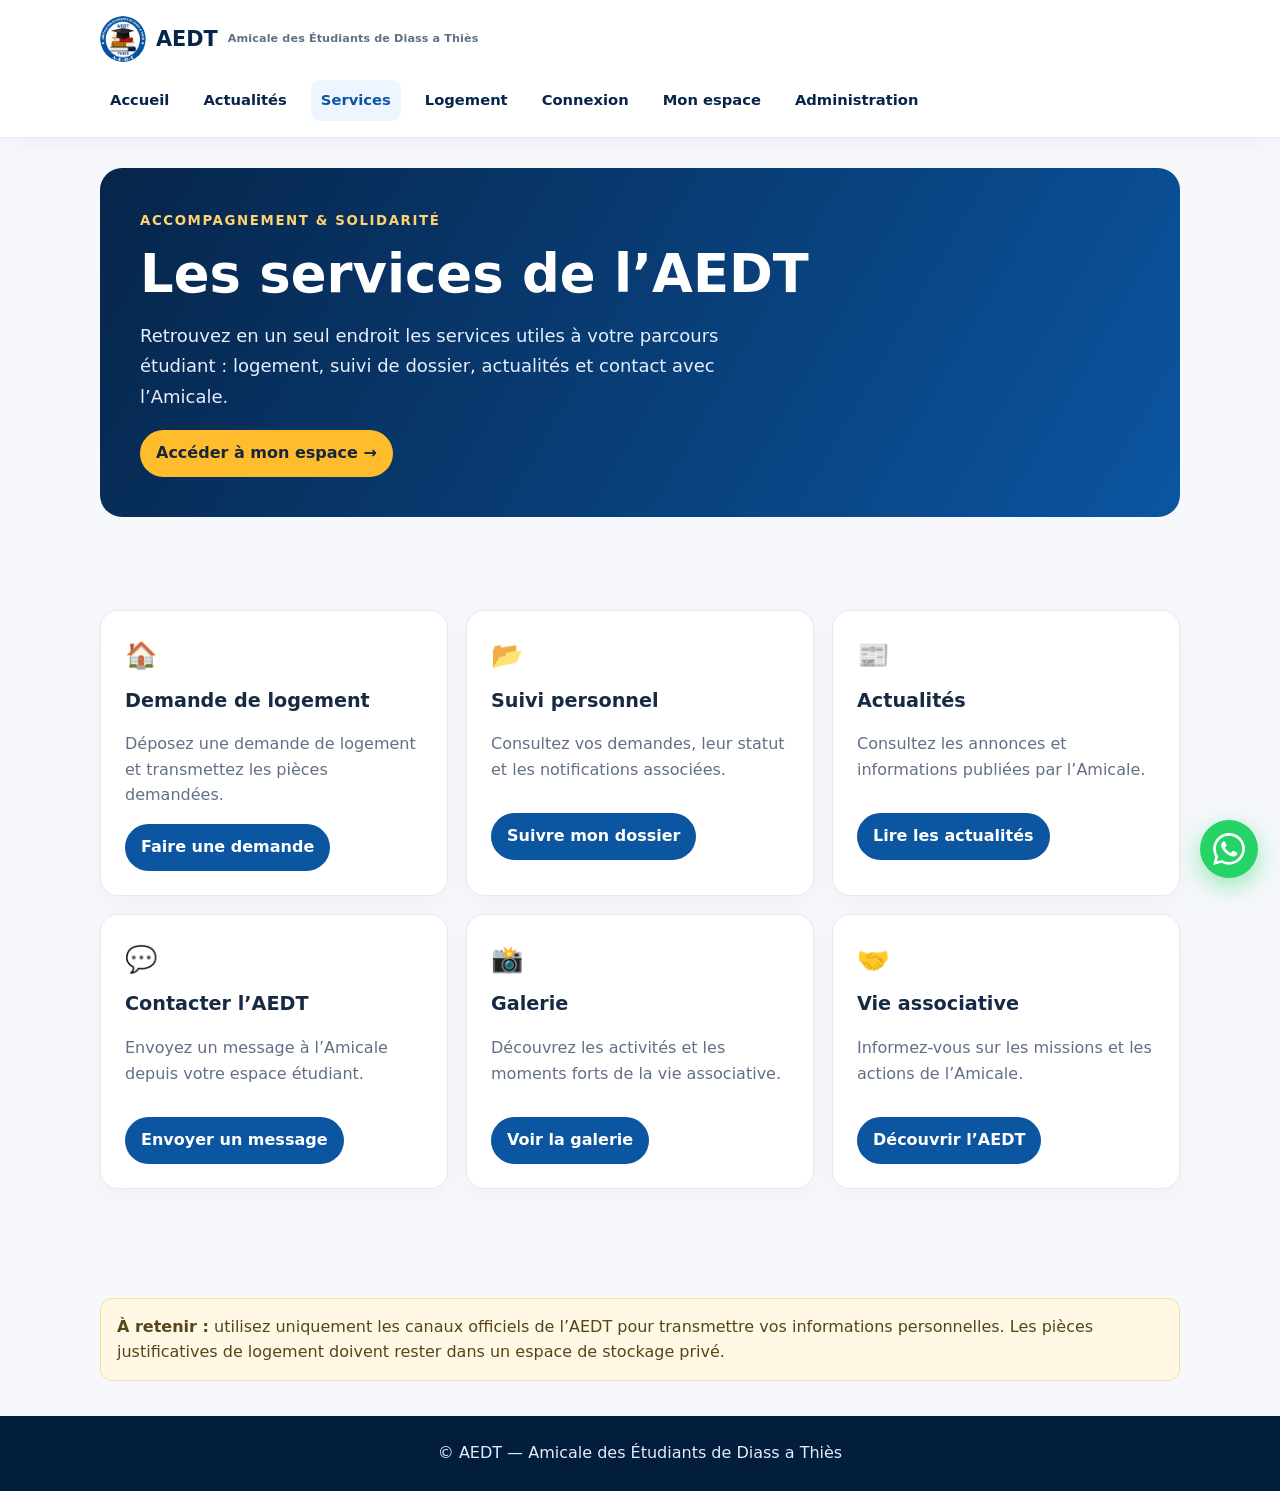
<file: services.html>
<!doctype html>
<html lang="fr"><head><meta charset="utf-8"><meta name="viewport" content="width=device-width,initial-scale=1"><title>Services étudiants — AEDT</title><link rel="stylesheet" href="styles.css"><script src="assets/site.js?v=2" defer></script><script src="config.js"></script><link rel="stylesheet" href="assets/whatsapp.css"><script src="assets/whatsapp.js" defer></script><style>
:root{--navy:#06254a;--blue:#0b55a1;--gold:#ffbd2e;--muted:#617086;--line:#e3eaf2}*{box-sizing:border-box}body{margin:0;background:#f6f8fc;color:#172a43;font-family:system-ui,-apple-system,Segoe UI,sans-serif}.wrap{width:min(1080px,92%);margin:auto}.head{background:#fff;border-bottom:1px solid var(--line)}.nav{display:flex;justify-content:space-between;align-items:center;gap:18px;padding:16px 0;flex-wrap:wrap}.brand{font-weight:900;color:var(--navy);font-size:1.3rem;text-decoration:none}.links{display:flex;gap:14px;align-items:center;flex-wrap:wrap}.links a{color:var(--navy);font-weight:700;text-decoration:none;font-size:.92rem}.hero{margin:28px auto;background:linear-gradient(120deg,#06254a,#0b55a1);border-radius:22px;padding:40px;color:#fff}.hero small{color:#ffd36f;font-weight:800;letter-spacing:.12em}.hero h1{font-size:clamp(2rem,5vw,3.3rem);line-height:1.1;margin:12px 0}.hero p{max-width:650px;color:#e6effb}.grid{display:grid;grid-template-columns:repeat(3,1fr);gap:18px;margin:22px auto 44px}.card{background:#fff;border:1px solid var(--line);border-radius:18px;padding:24px;box-shadow:0 8px 25px #0a274c08}.icon{font-size:2rem}.card h2{font-size:1.2rem;margin:10px 0}.card p{color:var(--muted);min-height:66px}.btn{display:inline-block;border-radius:999px;background:var(--blue);color:#fff;padding:11px 16px;text-decoration:none;font-weight:800}.btn.gold{background:var(--gold);color:#18263a}.note{background:#fff8e5;border:1px solid #f2dfa6;padding:16px;border-radius:12px;color:#57451a;margin-bottom:35px}.foot{background:#031e3d;color:#e4edf8;padding:25px 0;text-align:center}@media(max-width:720px){.grid{grid-template-columns:1fr}.hero{padding:28px 22px}.card p{min-height:0}}
</style></head><body><header class="head"><div class="wrap nav"><a class="brand" href="index.html"><img src="assets/logo-aedt.jpeg" alt="Logo AEDT"> AEDT <small>Amicale des Étudiants de Diass a Thiès</small></a><nav class="links" aria-label="Navigation principale"><a href="index.html">Accueil</a><a href="actualites.html">Actualités</a><a href="services.html">Services</a><a href="logement.html">Logement</a><a href="connexion.html">Connexion</a><a href="etudiant.html">Mon espace</a><a href="admin.html">Administration</a></nav></div></header><main class="wrap"><section class="hero"><small>ACCOMPAGNEMENT & SOLIDARITÉ</small><h1>Les services de l’AEDT</h1><p>Retrouvez en un seul endroit les services utiles à votre parcours étudiant : logement, suivi de dossier, actualités et contact avec l’Amicale.</p><a class="btn gold" href="etudiant.html">Accéder à mon espace →</a></section><section class="grid"><article class="card"><div class="icon">🏠</div><h2>Demande de logement</h2><p>Déposez une demande de logement et transmettez les pièces demandées.</p><a class="btn" href="logement.html">Faire une demande</a></article><article class="card"><div class="icon">📂</div><h2>Suivi personnel</h2><p>Consultez vos demandes, leur statut et les notifications associées.</p><a class="btn" href="etudiant.html">Suivre mon dossier</a></article><article class="card"><div class="icon">📰</div><h2>Actualités</h2><p>Consultez les annonces et informations publiées par l’Amicale.</p><a class="btn" href="actualites.html">Lire les actualités</a></article><article class="card"><div class="icon">💬</div><h2>Contacter l’AEDT</h2><p>Envoyez un message à l’Amicale depuis votre espace étudiant.</p><a class="btn" href="etudiant.html">Envoyer un message</a></article><article class="card"><div class="icon">📸</div><h2>Galerie</h2><p>Découvrez les activités et les moments forts de la vie associative.</p><a class="btn" href="index.html#galerie">Voir la galerie</a></article><article class="card"><div class="icon">🤝</div><h2>Vie associative</h2><p>Informez-vous sur les missions et les actions de l’Amicale.</p><a class="btn" href="index.html#amicale">Découvrir l’AEDT</a></article></section><div class="note"><strong>À retenir :</strong> utilisez uniquement les canaux officiels de l’AEDT pour transmettre vos informations personnelles. Les pièces justificatives de logement doivent rester dans un espace de stockage privé.</div></main><footer class="foot">© AEDT — Amicale des Étudiants de Diass a Thiès</footer></body></html>
</file>
<file: styles.css>
*{box-sizing:border-box}body{margin:0;font-family:Inter,system-ui,-apple-system,Segoe UI,sans-serif;background:#f5f8fc;color:#132238}a{text-decoration:none;color:inherit}.container{width:min(1160px,92%);margin:auto}header{background:#fff;border-bottom:1px solid #dfe7f0;position:sticky;top:0;z-index:20}.nav{min-height:74px;display:flex;align-items:center;justify-content:space-between;gap:18px}.brand{display:flex;align-items:center;gap:10px;color:#092d57}.brand img{width:48px;height:48px;object-fit:cover;border-radius:50%}.brand small{display:block;font-size:11px;color:#65758b;font-weight:500}nav{display:flex;gap:3px;flex-wrap:wrap}nav a{padding:9px 10px;border-radius:9px;font-size:13px;font-weight:750}nav a:hover{background:#edf5ff;color:#0757a8}.hero{background:linear-gradient(135deg,#063e7d,#0872d8);color:#fff;padding:74px 0}.hero-grid{display:grid;grid-template-columns:1.15fr .85fr;gap:50px;align-items:center}.eyebrow{display:inline-block;background:#ffffff1c;padding:8px 12px;border-radius:999px;font-size:12px;font-weight:800}.hero h1{font-size:clamp(38px,5vw,62px);line-height:1.02;margin:18px 0}.hero p{font-size:18px;line-height:1.7;color:#e6f1ff}.hero-logo{background:#ffffff18;border:1px solid #ffffff35;border-radius:24px;padding:24px;text-align:center}.hero-logo img{width:min(300px,100%);border-radius:20px}.actions{display:flex;gap:10px;flex-wrap:wrap;margin-top:25px}.btn{border:0;border-radius:11px;padding:12px 16px;font-weight:800;cursor:pointer;display:inline-flex;align-items:center;justify-content:center}.blue{background:#0757a8;color:#fff}.white{background:#fff;color:#0757a8}.outline{border:1px solid #ffffff88;background:transparent;color:#fff}.light{background:#edf5ff;color:#0757a8}section{padding:65px 0}.head{text-align:center;margin-bottom:30px}.head.left{text-align:left}.head h1,.head h2{margin:0 0 9px}.head p{color:#65758b;line-height:1.6}.cards{display:grid;grid-template-columns:repeat(3,1fr);gap:18px}.card,.panel{background:#fff;border:1px solid #dfe7f0;border-radius:18px;padding:23px;box-shadow:0 10px 30px #1430500b}.card .icon{font-size:26px}.card h3{margin-bottom:7px}.card p{color:#65758b;line-height:1.6}.news-grid{display:grid;grid-template-columns:repeat(3,1fr);gap:18px}.news-card{background:#fff;border:1px solid #dfe7f0;border-radius:17px;overflow:hidden}.news-card img{width:100%;height:180px;object-fit:cover;background:#eaf2fa}.news-card .body{padding:18px}.tag{display:inline-block;background:#edf5ff;color:#0757a8;border-radius:999px;padding:5px 9px;font-size:11px;font-weight:800}.news-card h3{margin:10px 0 7px}.news-card p{color:#65758b;line-height:1.55;font-size:14px}.date{font-size:12px;color:#8a98a9}.grid{display:grid;grid-template-columns:1fr 1fr;gap:16px}label{font-size:13px;font-weight:750}input,select,textarea{display:block;width:100%;margin-top:7px;border:1px solid #ccd7e4;border-radius:10px;padding:12px;font:inherit;background:#fff}textarea{min-height:110px;resize:vertical}.full{grid-column:1/-1}.check{display:flex;align-items:center;gap:8px}.check input{width:auto;margin:0}.success,.error{padding:15px;border-radius:12px;margin-top:16px}.success{background:#effaf2;border:1px solid #b9e3c3}.error{background:#fff1f2;border:1px solid #fecdd3;color:#9f1239}.search{display:grid;grid-template-columns:1fr auto;gap:10px}.profile{display:grid;grid-template-columns:300px 1fr;gap:35px;align-items:start}.profile img{width:100%;border-radius:20px;background:#eaf2fa}.quote{background:#edf5ff;border-left:5px solid #0757a8;padding:25px;border-radius:0 15px 15px 0;font-size:18px;line-height:1.7}.timeline{display:grid;gap:14px}.timeline article{background:#fff;border:1px solid #dfe7f0;border-radius:15px;padding:18px}.timeline b{color:#0757a8}footer{background:#071e3a;color:#d9e6f6;padding:40px 0}.footer-grid{display:grid;grid-template-columns:1.4fr 1fr 1fr;gap:30px}.muted{color:#9fb2c9;line-height:1.6}.admin{padding:40px 0}.stats{display:grid;grid-template-columns:repeat(5,1fr);gap:13px}.stat{background:#fff;border:1px solid #dfe7f0;border-radius:15px;padding:17px}.stat b{display:block;font-size:28px;margin-top:5px}.stat small{color:#65758b}.toolbar{display:flex;gap:10px;margin-bottom:14px}.toolbar input{margin:0}.tablewrap{overflow:auto}table{width:100%;border-collapse:collapse;min-width:1050px}th,td{padding:10px;border-bottom:1px solid #e5ebf2;text-align:left;font-size:13px}th{background:#f7f9fc}td select{display:inline-block;width:auto;margin:0;padding:7px}.narrow{max-width:520px;margin:60px auto}.gallery{display:grid;grid-template-columns:repeat(4,1fr);gap:14px}.gallery img{width:100%;height:200px;object-fit:cover;border-radius:14px;background:#eaf2fa}@media(max-width:850px){header:not(.admin-topbar) nav{display:none}.hero-grid,.profile,.grid{grid-template-columns:1fr}.cards,.news-grid,.stats{grid-template-columns:1fr 1fr}.gallery{grid-template-columns:1fr 1fr}.footer-grid{grid-template-columns:1fr}.search{grid-template-columns:1fr}}@media(max-width:520px){.cards,.news-grid,.stats,.gallery{grid-template-columns:1fr}.hero{padding:50px 0}}

/* V4 — espace étudiant */
.tabs{display:flex;gap:10px;margin-bottom:18px}.tabs .btn{border:0;cursor:pointer}
/* Statistiques de l'espace etudiant : scope par #stats pour ne pas alterer l'accueil ni l'administration */
#stats{display:grid;grid-template-columns:repeat(3,1fr);gap:16px;margin:0 0 26px}
#stats .stat{min-height:92px;background:#fff;border:1px solid var(--line,#dce6f0);border-radius:var(--radius,16px);box-shadow:var(--shadow,0 12px 32px rgba(12,42,75,.08));padding:18px;text-align:center;display:flex;flex-direction:column;align-items:center;justify-content:center;gap:4px}
#stats .stat strong{display:block;font-size:26px;line-height:1.1;color:var(--blue,#1262a8)}
#stats .stat span{color:var(--muted,#61748a);font-size:.85rem}
.badge{display:inline-block;padding:4px 11px;border-radius:999px;font-size:.76rem;font-weight:800;letter-spacing:.01em;background:#edf4fc;color:#0b55a1;border:1px solid #cfe1f6}
/* Reponse de l'AEDT dans la messagerie etudiante */
.quote{margin-top:12px;padding:14px 16px;background:#f0f7ff;border-left:4px solid var(--blue,#1262a8);border-radius:0 12px 12px 0;line-height:1.6}
.quote small{display:block;margin-top:8px;color:var(--muted,#61748a)}
@media(max-width:850px){#stats{grid-template-columns:1fr 1fr}}
@media(max-width:520px){#stats{grid-template-columns:1fr}}

:root{color-scheme:light;--navy:#082c52;--blue:#1262a8;--blue-dark:#0b477f;--gold:#f2b632;--ink:#172b42;--muted:#61748a;--line:#dce6f0;--surface:#fff;--page:#f4f7fb;--success:#166534;--success-bg:#effaf2;--error:#9f1239;--error-bg:#fff1f2;--warning:#76520b;--warning-bg:#fff8e5;--radius:16px;--shadow:0 12px 32px rgba(12,42,75,.08)}
html{scroll-behavior:smooth;scroll-padding-top:88px}
body{background:var(--page);color:var(--ink);line-height:1.55;-webkit-font-smoothing:antialiased}
button,input,select,textarea{font:inherit}
button,a,input,select,textarea{outline-offset:3px}
a:focus-visible,button:focus-visible,input:focus-visible,select:focus-visible,textarea:focus-visible{outline:3px solid #72b7f3}
header{box-shadow:0 4px 18px rgba(12,42,75,.04)}
.brand{font-size:1rem}
.brand small{letter-spacing:.01em}
.nav-toggle{display:none;align-items:center;justify-content:center;gap:7px;min-height:38px;height:38px;padding:0 13px;border:1.5px solid #d0deee;border-radius:10px;background:#fff;color:var(--navy);font-size:.84rem;font-weight:800;cursor:pointer;box-shadow:0 2px 8px rgba(9,45,87,.08);transition:all .18s ease}
.nav-toggle:hover,.nav-toggle.is-active{background:#edf5ff;color:var(--blue);border-color:#b9d5f5}
.nav-toggle-icon{font-size:1.15rem;line-height:1}
header nav a[aria-current="page"]{background:#edf5ff;color:var(--blue)}
header nav a.btn[aria-current="page"]{background:var(--blue);color:#fff}
header .brand img{flex:0 0 auto}
header nav{align-items:center}
header nav button{font:inherit}
.btn{min-height:44px;transition:transform .16s ease,background-color .16s ease,box-shadow .16s ease}
.btn:hover:not(:disabled){transform:translateY(-1px);box-shadow:0 7px 18px rgba(9,45,87,.13)}
.btn:disabled{opacity:.6;cursor:wait;transform:none;box-shadow:none}
.blue{background:var(--blue)}
.blue:hover:not(:disabled){background:var(--blue-dark)}
.light{background:#eaf3fc}
.card,.panel{box-shadow:var(--shadow)}
.card,.news-card,.panel,.timeline article{transition:box-shadow .18s ease,border-color .18s ease,transform .18s ease}
.cards .card:hover,.news-card:hover{transform:translateY(-2px);box-shadow:0 16px 36px rgba(12,42,75,.12);border-color:#c6d8e9}
input,select,textarea{min-height:44px;border-color:#c9d6e4;color:var(--ink)}
input::placeholder,textarea::placeholder{color:#8191a3}
label{line-height:1.45}
.success{background:var(--success-bg);border-color:#b9e3c3;color:var(--success)}
.error{background:var(--error-bg);border-color:#fecdd3;color:var(--error)}
table{border-collapse:separate;border-spacing:0}
th{position:sticky;top:0;z-index:1}
td,th{padding:13px 12px}
.tablewrap{border:1px solid var(--line);border-radius:12px;background:#fff}
.tablewrap table{border:0}
.gallery img,.news-card img{display:block}
footer a{color:#e6eef8}
footer a:hover{color:#fff;text-decoration:underline}
@media(max-width:850px){
  header .nav{
    flex-direction:row;
    flex-wrap:wrap;
    align-items:center;
    justify-content:space-between;
    gap:10px;
    min-height:64px;
    padding:8px 0;
  }
  header .brand{
    flex:1 1 auto;
    min-width:0;
    display:flex;
    align-items:center;
    gap:10px;
  }
  header .brand span{
    min-width:0;
    overflow:hidden;
  }
  header .brand small{
    overflow:hidden;
    text-overflow:ellipsis;
    white-space:nowrap;
    max-width:240px;
  }
  header .nav-toggle{
    display:inline-flex;
    align-items:center;
    justify-content:center;
    flex:0 0 auto;
    margin-left:auto;
    min-height:38px;
    height:38px;
    padding:0 13px;
    font-size:.84rem;
    border-radius:10px;
    box-shadow:0 2px 8px rgba(9,45,87,.08);
  }
  header nav,header nav.links,header nav.nav-links{
    display:none;
    flex-basis:100%;
    width:100%;
    order:3;
    flex-direction:column;
    align-items:stretch;
    gap:4px;
    padding:12px 0 16px;
    border-top:1px solid var(--line);
    margin-top:6px;
  }
  header.nav-open nav,header.nav-open nav.links,header.nav-open nav.nav-links{
    display:flex;
  }
  header nav a,header nav button{
    width:100%;
    text-align:left;
    justify-content:flex-start;
  }
}
@media(max-width:560px){
  header .nav{min-height:58px}
  header .brand img{width:42px;height:42px}
  header .brand{font-size:.95rem;gap:9px}
  header .brand small{font-size:10px;max-width:160px}
  header .nav-toggle{min-height:36px;height:36px;padding:0 11px;font-size:.8rem;border-radius:8px}
}
@media(max-width:400px){
  header .brand small{display:none}
}
@media(max-width:520px){
  section{padding:46px 0}
  .panel,.card{padding:18px}
  .btn{width:100%}
  .toolbar{flex-direction:column}
  .toolbar .btn{width:100%}
  .tablewrap{margin-inline:-6px}
  .hero h1{font-size:clamp(34px,11vw,48px)}
}
@media(prefers-reduced-motion:reduce){
  *,*::before,*::after{scroll-behavior:auto!important;transition:none!important;animation:none!important}
}

.head .brand{display:flex;align-items:center;gap:10px}
.head .brand img{width:46px;height:46px;object-fit:contain;border-radius:50%}
.head .brand small{display:block;color:var(--muted);font-size:.7rem;font-weight:600}
.head nav.links a[aria-current="page"]{color:var(--blue);background:#edf5ff;border-radius:9px;padding:9px 10px}

/* Tableau de bord de l'espace étudiant */
body:has(#tabs){
  background:
    radial-gradient(ellipse at 92% 8%,rgba(210,229,248,.52),transparent 34rem),
    var(--page);
}
body:has(#tabs) header{
  background:rgba(255,255,255,.92);
  backdrop-filter:blur(16px);
  -webkit-backdrop-filter:blur(16px);
}
body:has(#tabs) main.container{
  width:min(1180px,calc(100% - 48px));
}
body:has(#tabs) main.container>.hero{
  margin:28px 0 20px;
  padding:34px 40px;
  border:1px solid rgba(255,255,255,.55);
  border-radius:24px;
  background:
    radial-gradient(ellipse at 90% 0%,rgba(255,255,255,.18),transparent 45%),
    linear-gradient(120deg,#082c52 0%,#105d9d 58%,#1974b5 100%);
  box-shadow:0 18px 42px rgba(8,44,82,.16);
}
body:has(#tabs) .hero .eyebrow{
  background:rgba(255,255,255,.13);
  border:1px solid rgba(255,255,255,.2);
  letter-spacing:.1em;
}
body:has(#tabs) .hero h1{
  margin:15px 0 8px;
  font-size:clamp(2rem,4vw,2.8rem);
  letter-spacing:-.035em;
}
body:has(#tabs) .hero p{
  max-width:620px;
  margin:0;
  color:#e3effa;
  font-size:1rem;
}
body:has(#tabs) #msg:empty{display:none}
body:has(#tabs) #stats{
  grid-template-columns:repeat(3,minmax(0,1fr));
  gap:14px;
  margin-bottom:22px;
}
body:has(#tabs) #stats .stat{
  position:relative;
  min-height:104px;
  align-items:flex-start;
  padding:18px 20px 16px 24px;
  border-color:#e3eaf2;
  border-radius:15px;
  box-shadow:0 8px 24px rgba(12,42,75,.055);
  text-align:left;
}
body:has(#tabs) #stats .stat::before{
  position:absolute;
  top:17px;
  bottom:17px;
  left:0;
  width:3px;
  border-radius:0 4px 4px 0;
  background:var(--blue);
  content:"";
}
body:has(#tabs) #stats .stat:nth-child(2)::before{background:#18835b}
body:has(#tabs) #stats .stat:nth-child(3)::before{background:#c68a13}
body:has(#tabs) #stats .stat strong{
  color:var(--navy);
  font-size:1.8rem;
  font-weight:800;
  letter-spacing:-.04em;
}
body:has(#tabs) #stats .stat span{
  color:var(--muted);
  font-size:.8rem;
  font-weight:650;
}
body:has(#tabs) .tabs{
  position:sticky;
  top:74px;
  z-index:10;
  display:flex;
  gap:6px;
  margin:0 0 18px;
  padding:7px;
  overflow-x:auto;
  border:1px solid #e4eaf1;
  border-radius:14px;
  background:rgba(255,255,255,.94);
  box-shadow:0 8px 22px rgba(12,42,75,.06);
  scrollbar-width:none;
}
body:has(#tabs) .tabs::-webkit-scrollbar{display:none}
body:has(#tabs) .tabs .btn{
  width:auto;
  min-width:max-content;
  min-height:40px;
  padding:9px 15px;
  border:1px solid transparent;
  border-radius:9px;
  background:transparent;
  color:#52667d;
  font-size:.86rem;
  font-weight:750;
}
body:has(#tabs) .tabs .btn[aria-selected="true"]{
  border-color:#d5e5f4;
  background:#edf5fc;
  color:var(--blue);
  box-shadow:inset 0 0 0 1px rgba(18,98,168,.035);
}
body:has(#tabs) main.container>.grid,
body:has(#tabs) main.container>[id^="panel-"]{
  margin-bottom:18px;
}
body:has(#tabs) .panel{
  min-width:0;
  border-color:#e2e9f1;
  border-radius:16px;
  box-shadow:0 8px 26px rgba(12,42,75,.055);
}
body:has(#tabs) .panel h2{
  margin:0 0 14px;
  color:var(--navy);
  font-size:1.12rem;
  letter-spacing:-.015em;
}
body:has(#tabs) .panel>p{
  color:var(--muted);
  font-size:.9rem;
}
body:has(#tabs) .panel .card{
  margin:10px 0;
  padding:16px 17px;
  border-color:#e6ecf3;
  border-radius:12px;
  box-shadow:none;
  line-height:1.6;
}
body:has(#tabs) .panel .card>strong{color:var(--navy)}
body:has(#tabs) .panel .card small{
  display:block;
  margin-top:7px;
  color:var(--muted);
}
body:has(#tabs) .panel .badge{margin:8px 8px 0 0}
body:has(#tabs) .panel .search{
  align-items:start;
  margin-top:14px;
}
body:has(#tabs) #contactForm .btn,
body:has(#tabs) #profileForm .btn{width:auto}
body:has(#tabs) footer.footer{
  margin-top:34px;
  padding:24px 0;
  background:#082c52;
  color:#dbe8f5;
  font-size:.84rem;
}

@media(max-width:850px){
  body:has(#tabs) .tabs{top:64px}
}
@media(max-width:600px){
  body:has(#tabs) main.container{width:calc(100% - 28px);max-width:520px}
  body:has(#tabs) main.container>.hero{
    margin:18px 0 14px;
    padding:25px 22px;
    border-radius:18px;
  }
  body:has(#tabs) .hero h1{font-size:clamp(1.75rem,8vw,2.25rem)}
  body:has(#tabs) .hero p{font-size:.9rem;line-height:1.55}
  body:has(#tabs) #stats{
    grid-template-columns:repeat(3,minmax(0,1fr));
    gap:8px;
    margin-bottom:16px;
  }
  body:has(#tabs) #stats .stat{
    min-height:82px;
    padding:13px 7px 12px 12px;
    border-radius:12px;
  }
  body:has(#tabs) #stats .stat::before{top:13px;bottom:13px}
  body:has(#tabs) #stats .stat strong{font-size:1.45rem}
  body:has(#tabs) #stats .stat span{font-size:.68rem;line-height:1.25}
  body:has(#tabs) .tabs{top:58px;gap:3px;padding:5px;border-radius:12px}
  body:has(#tabs) .tabs .btn{min-height:38px;padding:8px 11px;font-size:.79rem}
  body:has(#tabs) main.container>.grid{gap:12px}
  body:has(#tabs) .panel{padding:17px 15px}
  body:has(#tabs) .panel .search{grid-template-columns:minmax(0,1fr)}
  body:has(#tabs) .panel .search .btn{width:100%}
  body:has(#tabs) #contactForm .btn,
  body:has(#tabs) #profileForm .btn{width:100%}
}
@media(max-width:360px){
  body:has(#tabs) #stats{grid-template-columns:1fr}
  body:has(#tabs) #stats .stat{min-height:72px}
}

/* Espace étudiant : tableau de bord avec navigation dédiée */
.student-page{
  background:
    radial-gradient(ellipse at 92% 8%,rgba(210,229,248,.52),transparent 34rem),
    var(--page);
}
.student-page .student-main{width:min(1220px,calc(100% - 48px))}
.student-page .student-hero{
  display:flex;
  align-items:center;
  justify-content:space-between;
  gap:24px;
  min-height:190px;
  margin:28px 0 18px;
  padding:32px 38px;
  border:1px solid rgba(255,255,255,.5);
  border-radius:22px;
  background:
    radial-gradient(ellipse at 90% 0%,rgba(255,255,255,.18),transparent 45%),
    linear-gradient(120deg,#082c52 0%,#105d9d 58%,#1974b5 100%);
  box-shadow:0 18px 42px rgba(8,44,82,.16);
}
.student-page .student-hero-copy{min-width:0}
.student-page .student-hero .eyebrow{
  border:1px solid rgba(255,255,255,.2);
  background:rgba(255,255,255,.13);
  letter-spacing:.1em;
}
.student-page .student-hero h1{
  margin:14px 0 8px;
  font-size:clamp(2rem,4vw,2.7rem);
  letter-spacing:-.035em;
}
.student-page .student-hero p{
  max-width:620px;
  margin:0;
  color:#e3effa;
  font-size:.98rem;
}
.student-page .student-hero-action,
.student-page .student-content-action{
  display:inline-flex;
  flex:0 0 auto;
  align-items:center;
  justify-content:center;
  gap:8px;
  min-height:46px;
  padding:0 17px;
  border:1px solid rgba(255,255,255,.4);
  border-radius:11px;
  background:linear-gradient(135deg,#ffd166,#f2b632);
  color:#172b42;
  font-size:.86rem;
  font-weight:800;
  box-shadow:0 8px 20px rgba(3,24,47,.16);
  transition:transform .18s ease,box-shadow .18s ease;
}
.student-page .student-hero-action:hover,
.student-page .student-content-action:hover{transform:translateY(-2px);box-shadow:0 11px 25px rgba(3,24,47,.22)}
.student-page #msg:empty{display:none}
.student-page #stats{
  grid-template-columns:repeat(3,minmax(0,1fr));
  gap:14px;
  margin:0 0 20px;
}
.student-page #stats .stat{
  position:relative;
  min-height:96px;
  align-items:flex-start;
  padding:17px 20px 15px 24px;
  border-color:#e3eaf2;
  border-radius:14px;
  box-shadow:0 8px 24px rgba(12,42,75,.055);
  text-align:left;
}
.student-page #stats .stat::before{
  position:absolute;
  top:16px;
  bottom:16px;
  left:0;
  width:3px;
  border-radius:0 4px 4px 0;
  background:var(--blue);
  content:"";
}
.student-page #stats .stat:nth-child(2)::before{background:#18835b}
.student-page #stats .stat:nth-child(3)::before{background:#c68a13}
.student-page #stats .stat strong{color:var(--navy);font-size:1.75rem;font-weight:800;letter-spacing:-.04em}
.student-page #stats .stat span{color:var(--muted);font-size:.8rem;font-weight:650}
.student-page .student-dashboard{
  display:grid;
  grid-template-columns:232px minmax(0,1fr);
  align-items:start;
  gap:18px;
  margin-bottom:24px;
}
.student-page .student-sidebar{
  position:sticky;
  top:88px;
  display:flex;
  flex-direction:column;
  gap:12px;
  min-width:0;
  padding:16px 12px 12px;
  border:1px solid #e2e9f1;
  border-radius:16px;
  background:rgba(255,255,255,.94);
  box-shadow:0 8px 26px rgba(12,42,75,.055);
}
.student-page .student-sidebar-heading{padding:2px 8px 7px}
.student-page .student-sidebar-heading>span,
.student-page .student-content-kicker{
  display:block;
  color:#71849a;
  font-size:.65rem;
  font-weight:850;
  letter-spacing:.12em;
}
.student-page .student-sidebar-heading strong{display:block;margin-top:5px;color:var(--navy);font-size:1.05rem}
.student-page .student-sidebar-heading small{display:block;margin-top:2px;color:var(--muted);font-size:.72rem}
.student-page .tabs{
  position:static;
  display:grid;
  gap:4px;
  margin:0;
  padding:0;
  overflow:visible;
  border:0;
  border-radius:0;
  background:transparent;
  box-shadow:none;
}
.student-page .student-tab{
  display:grid;
  grid-template-columns:34px minmax(0,1fr) auto;
  align-items:center;
  gap:9px;
  width:100%;
  min-width:0;
  min-height:44px;
  padding:6px 9px;
  border:1px solid transparent;
  border-radius:10px;
  background:transparent;
  color:#52667d;
  text-align:left;
  font-size:.82rem;
  font-weight:720;
  cursor:pointer;
  transition:background .16s ease,border-color .16s ease,color .16s ease;
}
.student-page .student-tab:hover{background:#f4f7fb;color:var(--navy)}
.student-page .student-tab[aria-selected="true"]{
  border-color:#d8e7f5;
  background:#edf5fc;
  color:var(--blue);
}
.student-page .student-tab-icon{
  display:grid;
  place-items:center;
  width:32px;
  height:32px;
  border-radius:9px;
  background:#f0f4f8;
  color:#607890;
  font-size:.95rem;
}
.student-page .student-tab[aria-selected="true"] .student-tab-icon{background:#dcebf8;color:var(--blue)}
.student-page .student-tab-count{
  color:var(--blue);
  font-size:.72rem;
  font-weight:800;
}
.student-page .student-sidebar-help{
  margin-top:auto;
  padding:11px 9px 1px;
  border-top:1px solid #edf1f5;
}
.student-page .student-sidebar-help span{display:block;color:var(--muted);font-size:.7rem}
.student-page .student-sidebar-help a{display:inline-block;margin-top:4px;color:var(--blue);font-size:.77rem;font-weight:750}
.student-page .student-sidebar-help a span{display:inline;color:inherit}
.student-page .student-content{min-width:0}
.student-page .student-content-heading{
  display:flex;
  align-items:center;
  justify-content:space-between;
  gap:14px;
  min-height:76px;
  margin:0 0 12px;
  padding:2px 3px;
}
.student-page .student-content-heading h2{margin:4px 0 3px;color:var(--navy);font-size:1.35rem;letter-spacing:-.025em}
.student-page .student-content-heading p{margin:0;color:var(--muted);font-size:.8rem}
.student-page .student-content-action{
  display:none;
  min-height:40px;
  padding:0 12px;
  border-color:#f2c65f;
  border-radius:9px;
  font-size:.78rem;
  box-shadow:none;
}
.student-page .student-panels{min-width:0}
.student-page .student-requests{grid-template-columns:repeat(2,minmax(0,1fr));gap:14px}
.student-page .student-panel,
.student-page .student-requests .panel,
.student-page .student-contact{
  min-width:0;
  border-color:#e2e9f1;
  border-radius:15px;
  box-shadow:0 8px 26px rgba(12,42,75,.055);
}
.student-page .student-panel h2,
.student-page .student-requests .panel h2,
.student-page .student-contact h2{
  margin:0 0 13px;
  color:var(--navy);
  font-size:1.06rem;
  letter-spacing:-.015em;
}
.student-page .student-panel>p,
.student-page .student-requests .panel>p,
.student-page .student-contact p{color:var(--muted);font-size:.86rem}
.student-page .student-panel .card,
.student-page .student-requests .card{
  margin:9px 0;
  padding:15px;
  border-color:#e6ecf3;
  border-radius:11px;
  box-shadow:none;
  line-height:1.6;
}
.student-page .student-panel .card>strong,
.student-page .student-requests .card>strong{color:var(--navy)}
.student-page .student-panel .card small,
.student-page .student-requests .card small{display:block;margin-top:7px;color:var(--muted)}
.student-page .student-panel .badge,
.student-page .student-requests .badge{margin:8px 8px 0 0}
.student-page .student-requests .search{grid-template-columns:minmax(0,1fr) auto;align-items:start;margin-top:13px}
.student-page .student-requests .search .btn{width:auto}
.student-page .student-contact{
  display:grid;
  grid-template-columns:minmax(0,.8fr) minmax(0,1.2fr);
  align-items:start;
  gap:12px 28px;
  margin-top:16px;
  padding:20px;
}
.student-page .student-contact-copy h2{margin:5px 0}
.student-page .student-contact-copy p{max-width:360px;margin:0;line-height:1.55}
.student-page #contactForm{display:grid;grid-template-columns:1fr;gap:8px}
.student-page #contactForm label{margin:0;color:var(--ink);font-size:.79rem}
.student-page #contactForm input,
.student-page #contactForm textarea{margin-top:5px}
.student-page #contactForm textarea{min-height:82px}
.student-page #contactForm .btn{width:auto;justify-self:start}
.student-page #contactMsg{grid-column:2}
.student-page #profileForm{gap:12px}
.student-page #profileForm .btn{width:auto}
.student-page footer.footer{margin-top:12px;padding:23px 0;background:#082c52;color:#dbe8f5;font-size:.82rem}
.student-page #logout{color:#29435e}
@media(max-width:900px){
  .student-page .student-dashboard{grid-template-columns:1fr;gap:14px}
  .student-page .student-sidebar{position:static;gap:10px;padding:12px}
  .student-page .student-sidebar-heading{display:none}
  .student-page .tabs{
    display:flex;
    gap:6px;
    overflow-x:auto;
    padding:0 0 2px;
    scrollbar-width:thin;
  }
  .student-page .student-tab{
    display:flex;
    flex:0 0 auto;
    gap:7px;
    width:auto;
    min-height:42px;
    padding:5px 9px;
    white-space:nowrap;
  }
  .student-page .student-tab-icon{width:30px;height:30px}
  .student-page .student-sidebar-help{display:none}
  .student-page .student-content-heading{min-height:64px}
}
@media(max-width:600px){
  .student-page .student-main{width:calc(100% - 28px);max-width:560px}
  .student-page .student-hero{min-height:0;margin:17px 0 13px;padding:23px 20px;border-radius:17px}
  .student-page .student-hero h1{margin:11px 0 6px;font-size:clamp(1.7rem,8vw,2.15rem)}
  .student-page .student-hero p{font-size:.84rem;line-height:1.5}
  .student-page .student-hero-action{display:none}
  .student-page #stats{gap:7px;margin-bottom:13px}
  .student-page #stats .stat{min-height:75px;padding:11px 5px 10px 11px;border-radius:11px}
  .student-page #stats .stat::before{top:12px;bottom:12px}
  .student-page #stats .stat strong{font-size:1.35rem}
  .student-page #stats .stat span{font-size:.64rem;line-height:1.2}
  .student-page .student-dashboard{gap:10px;margin-bottom:17px}
  .student-page .student-sidebar{padding:8px;border-radius:12px}
  .student-page .student-tab{min-height:38px;padding:4px 7px;font-size:.74rem}
  .student-page .student-tab-icon{width:27px;height:27px;font-size:.83rem}
  .student-page .student-content-heading{align-items:center;min-height:0;margin:0 0 10px}
  .student-page .student-content-heading h2{font-size:1.15rem}
  .student-page .student-content-heading p{max-width:260px;font-size:.72rem;line-height:1.4}
  .student-page .student-content-action{display:inline-flex;width:38px;min-width:38px;min-height:38px;padding:0;font-size:1.15rem}
  .student-page .student-content-action span{display:none}
  .student-page .student-requests{grid-template-columns:minmax(0,1fr);gap:10px}
  .student-page .student-requests .panel,
  .student-page .student-panel{padding:16px 14px;border-radius:13px}
  .student-page .student-requests .search{grid-template-columns:minmax(0,1fr)}
  .student-page .student-requests .search .btn{width:100%}
  .student-page .student-contact{grid-template-columns:minmax(0,1fr);gap:13px;margin-top:11px;padding:16px 14px}
  .student-page #contactForm .btn,
  .student-page #profileForm .btn{width:100%}
  .student-page #contactMsg{grid-column:1}
  .student-page footer.footer{margin-top:0;padding:19px 0}
}
@media(max-width:360px){
  .student-page #stats{grid-template-columns:repeat(3,minmax(0,1fr))}
  .student-page .student-tab{gap:5px;padding-inline:6px;font-size:.69rem}
}
</file>
<file: assets/whatsapp.css>
/* ============================================================
   Bouton flottant WhatsApp — AEDT
   Fichier partagé par toutes les pages publiques.
   Toutes les classes sont préfixées « wa- » afin de ne jamais
   interférer avec les styles existants du portail.
   ============================================================ */

.wa-fab{
  position:fixed;
  right:22px;
  bottom:22px;
  z-index:9990;
  display:flex;
  align-items:center;
  gap:12px;
  text-decoration:none;
  /* Le bouton ne doit jamais empiéter sur l'encoche des iPhone récents. */
  padding-bottom:env(safe-area-inset-bottom,0px);
}

/* --- Pastille circulaire verte --- */
.wa-fab__btn{
  position:relative;
  flex:0 0 auto;
  width:58px;
  height:58px;
  border-radius:50%;
  background:#25d366;
  display:grid;
  place-items:center;
  box-shadow:0 8px 24px rgba(37,211,102,.45);
  transition:transform .18s ease,background-color .18s ease,box-shadow .18s ease;
}

/* Halo pulsé discret, dessiné en fantôme derrière la pastille. */
.wa-fab__btn::before{
  content:"";
  position:absolute;
  inset:0;
  border-radius:50%;
  pointer-events:none;
  animation:wa-pulse 2.8s ease-out infinite;
}

@keyframes wa-pulse{
  0%   {box-shadow:0 0 0 0    rgba(37,211,102,.45)}
  70%  {box-shadow:0 0 0 18px rgba(37,211,102,0)}
  100% {box-shadow:0 0 0 0    rgba(37,211,102,0)}
}

.wa-fab__btn svg{
  width:32px;
  height:32px;
  fill:#fff;
  display:block;
}

/* --- Effets au survol et au focus --- */
.wa-fab:hover .wa-fab__btn,
.wa-fab:focus-visible .wa-fab__btn{
  transform:translateY(-3px) scale(1.06);
  background:#1fbe5d;
  box-shadow:0 14px 32px rgba(37,211,102,.55);
}

.wa-fab:active .wa-fab__btn{
  transform:translateY(-1px) scale(1.02);
}

.wa-fab:focus-visible{outline:none}
.wa-fab:focus-visible .wa-fab__btn{outline:3px solid #72b7f3;outline-offset:3px}

/* --- Bulle d'aide --- */
.wa-fab__bubble{
  background:#fff;
  color:#172a43;
  border:1px solid #e2eaf3;
  border-radius:14px;
  padding:10px 14px;
  font:750 14px/1.35 system-ui,-apple-system,"Segoe UI",sans-serif;
  white-space:nowrap;
  box-shadow:0 10px 28px rgba(10,39,76,.14);
  opacity:0;
  transform:translateX(10px);
  pointer-events:none;              /* la bulle ne capte jamais les clics */
  transition:opacity .2s ease,transform .2s ease;
}

.wa-fab:hover .wa-fab__bubble,
.wa-fab:focus-visible .wa-fab__bubble{
  opacity:1;
  transform:translateX(0);
}

/* --- Tablette et téléphone --- */
@media(max-width:560px){
  .wa-fab{right:14px;bottom:14px;gap:9px}
  .wa-fab__btn{width:52px;height:52px}
  .wa-fab__btn svg{width:28px;height:28px}
  /* Pas de survol sur tactile : la bulle reste visible, en texte compact. */
  .wa-fab__bubble{
    font-size:12px;
    padding:8px 11px;
    white-space:normal;
    max-width:56vw;
    opacity:1;
    transform:none;
  }
}

/* --- Respect des préférences d'accessibilité --- */
@media(prefers-reduced-motion:reduce){
  .wa-fab__btn::before{animation:none}
  .wa-fab,.wa-fab__btn,.wa-fab__bubble{transition:none}
  .wa-fab:hover .wa-fab__btn,.wa-fab:focus-visible .wa-fab__btn{transform:none}
}
</file>
